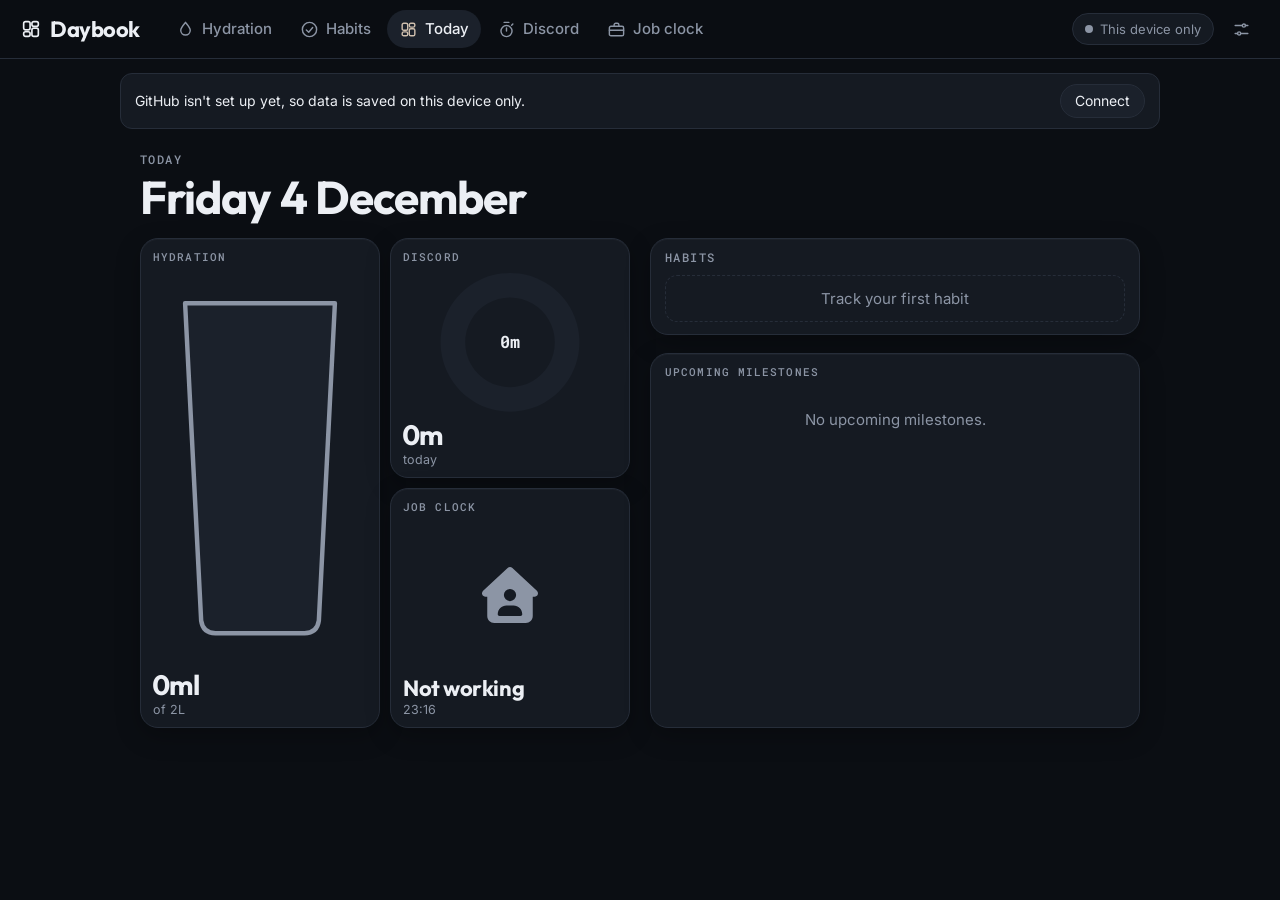
<file: index.html>
<!doctype html>
<html lang="en">
	<head>
		<meta charset="UTF-8" />
		<meta
			name="viewport"
			content="width=device-width, initial-scale=1, viewport-fit=cover"
		/>
		<title>Daybook</title>
		<meta name="apple-mobile-web-app-capable" content="yes" />
		<meta
			name="apple-mobile-web-app-status-bar-style"
			content="black-translucent"
		/>
		<meta name="apple-mobile-web-app-title" content="Daybook" />
		<meta name="theme-color" content="#0b0e13" />
		<link rel="manifest" href="manifest.json" />
		<link rel="apple-touch-icon" href="hub.png" />
		<link rel="icon" type="image/png" href="hub.png?v=39" />
		<link rel="preconnect" href="https://fonts.googleapis.com" />
		<link rel="preconnect" href="https://fonts.gstatic.com" crossorigin />
		<link
			href="https://fonts.googleapis.com/css2?family=Outfit:wght@500;700;800&family=Inter:wght@400;500;700&family=Roboto+Mono:wght@400;500&display=swap"
			rel="stylesheet"
		/>
		<script>
			// Apply the saved theme before first paint (dark unless changed in Settings).
			try {
				var t = localStorage.getItem('daybook-theme') || 'dark';
				if (t !== 'auto')
					document.documentElement.setAttribute('data-theme', t);
			} catch (e) {
				document.documentElement.setAttribute('data-theme', 'dark');
			}
		</script>
		<link rel="stylesheet" href="style.css?v=39" />
	</head>
	<body data-v="today">
		<header class="top">
			<button class="brand" data-v="today" type="button" aria-label="Daybook, go to Today"><svg viewBox="0 0 24 24" aria-hidden="true"><rect x="4" y="4" width="7" height="9" rx="2" /><rect x="13" y="4" width="7" height="5" rx="2" /><rect x="4" y="15" width="7" height="5" rx="2" /><rect x="13" y="11" width="7" height="9" rx="2" /></svg><span>Daybook</span></button>
			<nav id="nav" aria-label="Sections">
				<a href="#water" data-v="water" class="n-water"
					><svg viewBox="0 0 24 24">
						<path
							d="M12 3c3.5 4.2 6 7 6 10a6 6 0 0 1-12 0c0-3 2.5-5.8 6-10z"
						/></svg
					><span>Hydration</span></a
				>
				<a href="#habits" data-v="habits" class="n-habits"
					><svg viewBox="0 0 24 24">
						<circle cx="12" cy="12" r="9" />
						<path d="M8 12.5l3 3 5-6" /></svg
					><span>Habits</span></a
				>
				<a href="#today" data-v="today" class="n-today"
					><svg viewBox="0 0 24 24">
						<rect x="4" y="4" width="7" height="9" rx="2" />
						<rect x="13" y="4" width="7" height="5" rx="2" />
						<rect x="4" y="15" width="7" height="5" rx="2" />
						<rect x="13" y="11" width="7" height="9" rx="2" /></svg
					><span>Today</span></a
				>
				<a href="#discord" data-v="discord" class="n-discord"
					><svg viewBox="0 0 24 24">
						<circle cx="12" cy="14" r="7" />
						<path d="M12 14v-4M9 3h6M18.5 6.5L20 5" /></svg
					><span>Discord</span></a
				>
				<a href="#clock" data-v="clock" class="n-clock"
					><svg viewBox="0 0 24 24">
						<rect x="3" y="8" width="18" height="12" rx="2" />
						<path d="M9 8V6a2 2 0 0 1 2-2h2a2 2 0 0 1 2 2v2M3 13h18" /></svg
					><span>Job clock</span></a
				>
			</nav>
			<div class="status">
				<button id="sync" type="button" class="syncbtn">Loading…</button>
				<a
					class="gear"
					id="gear"
					href="#settings"
					data-v="settings"
					aria-label="Settings"
					><svg viewBox="0 0 24 24">
						<path d="M4 7h9M17 7h3M4 17h3M11 17h9" />
						<circle cx="15" cy="7" r="2" />
						<circle cx="9" cy="17" r="2" /></svg
				></a>
			</div>
		</header>

		<div id="banner" class="banner" hidden>
			<span class="msg" id="bannerMsg"></span>
			<button id="bannerBtn" type="button"></button>
		</div>

		<main>
			<!-- ===================== TODAY ===================== -->
			<section id="v-today" class="view">
				<div>
					<div class="eyebrow">Today</div>
					<h1 class="h-display" id="todayDate">&nbsp;</h1>
				</div>
				<div class="todaygrid">
					<div class="panels">
						<article class="panel water" id="hubWater"></article>
						<article class="panel discord" id="hubWork"></article>
						<article class="panel clock" id="hubClock"></article>
					</div>
					<div class="todaycol">
						<div id="habToday"></div>
						<div id="stfWrap">
							<div id="stfToday" class="reminders"></div>
						</div>
					</div>
				</div>
			</section>

			<!-- ===================== HABITS ===================== -->
			<section id="v-habits" class="view" hidden>
				<div>
					<div class="eyebrow">Habits</div>
					<h1 class="h-display">Habits</h1>
				</div>
				<div class="tabs dseg" id="habTabs" role="group" aria-label="Habits section">
					<button class="tab on" type="button" data-ht="today">Today</button>
					<button class="tab" type="button" data-ht="stats">Stats</button>
					<button class="tab" type="button" data-ht="manage">Manage</button>
				</div>

				<div id="habBody"></div>

				<div id="habManage" hidden>
					<div class="card">
						<div class="lab">Habit</div>
						<div class="form" style="margin-top: 10px">
							<div class="field" style="grid-column: 1 / -1">
								<label for="habName">Name</label>
								<input id="habName" type="text" placeholder="e.g. Brush teeth" autocomplete="off" />
							</div>
						</div>
						<div class="field" style="margin-top: 14px">
							<label>Colour</label>
							<div id="habColors" class="hswatches"></div>
						</div>
						<div class="field" style="margin-top: 14px">
							<label>How is it measured?</label>
							<div class="tabs sm" id="habType" role="group" aria-label="Type">
								<button class="tab" type="button" data-hty="done">Done / not done</button>
								<button class="tab" type="button" data-hty="count">Count</button>
								<button class="tab" type="button" data-hty="amount">Amount</button>
							</div>
						</div>
						<div class="form" style="margin-top: 14px">
							<div class="field" id="habTargetWrap">
								<label for="habTarget" id="habTargetLab">Daily target</label>
								<input id="habTarget" type="number" inputmode="decimal" step="any" min="0" />
							</div>
							<div class="field" id="habUnitWrap">
								<label for="habUnit">Unit</label>
								<input id="habUnit" type="text" list="habUnits" placeholder="ml, pages, min…" autocomplete="off" />
								<datalist id="habUnits"><option value="ml"></option><option value="min"></option><option value="pages"></option><option value="km"></option><option value="steps"></option></datalist>
							</div>
							<div class="field" id="habQuickWrap">
								<label for="habQuick">Quick-add buttons</label>
								<input id="habQuick" type="text" placeholder="250, 500" autocomplete="off" />
							</div>
						</div>
						<div class="field" style="margin-top: 14px">
							<label>Days</label>
							<div id="habDays" class="hdays"></div>
							<span class="muted small">Days you leave out don't break the streak.</span>
						</div>
						<div class="form" style="margin-top: 14px">
							<div class="field">
								<label for="habStart">Starts</label>
								<input id="habStart" type="date" />
							</div>
						</div>
						<div class="addrow">
							<button class="btn" id="habSave" type="button">Add habit</button>
							<button class="btn ghost" id="habCancel" type="button" hidden>Cancel</button>
						</div>
						<div class="note" id="habMsg"></div>
					</div>
					<div class="card">
						<div class="lab">Your habits</div>
						<div id="habList"></div>
					</div>
				</div>
			</section>

			<!-- ===================== HYDRATION ===================== -->
			<section id="v-water" class="view" hidden>
				<div>
					<div class="eyebrow">Today</div>
					<h1 class="h-display">Hydration</h1>
				</div>
				<div class="split">
					<div class="card glasscard">
						<svg
							id="glass"
							viewBox="0 0 120 200"
							role="img"
							aria-label="Glass showing today's intake against the goal"
						>
							<defs>
								<clipPath id="gclip">
									<path d="M18 8H102L93 186Q92 193 85 193H35Q28 193 27 186Z" />
								</clipPath>
							</defs>
							<g clip-path="url(#gclip)">
								<rect x="0" y="0" width="120" height="200" class="glassbg" />
								<g id="glassFill"></g>
							</g>
							<path
								class="glassline"
								d="M18 8H102L93 186Q92 193 85 193H35Q28 193 27 186Z"
							/>
						</svg>
						<div>
							<div class="big" id="gTotal">0ml</div>
							<div class="muted" id="gOf"></div>
						</div>
					</div>
					<div class="card">
						<div class="lab" id="hydMoreTitle">Log a drink</div>
						<div class="note" id="hydNote" role="status"></div>
						<div id="hydMore">
							<div class="form">
								<div class="field">
									<label for="mdDrink">Drink</label
									><select id="mdDrink"></select>
								</div>
								<div class="field">
									<label for="mdMl">Amount (ml)</label
									><input
										id="mdMl"
										type="number"
										inputmode="numeric"
										min="1"
										step="1"
										placeholder="e.g. 250"
									/>
								</div>
								<div class="field">
									<label for="mdDate">Date</label
									><input id="mdDate" type="date" />
								</div>
								<div class="field">
									<label for="mdTime">Time</label
									><input id="mdTime" type="time" />
								</div>
							</div>
							<div class="lab" style="margin: 14px 0 8px">Quick amounts</div>
							<div class="chips" id="mdPresets"></div>
							<div class="addrow">
								<button class="btn" id="mdAdd" type="button">Add entry</button>
								<button class="btn ghost" id="mdCancel" type="button" hidden>
									Cancel edit
								</button>
							</div>
						</div>
					</div>
				</div>
				<div class="card" id="chart-water"></div>
				<div class="card">
					<div class="chart-head">
						<div class="lab" style="margin: 0">History</div>
						<select
							id="hydMonth"
							class="monthsel"
							aria-label="Show entries from"
						></select>
					</div>
					<div id="hydList"></div>
					<button
						class="btn ghost sm morebtn"
						id="hydMoreBtn"
						type="button"
						hidden
					>
						Show more
					</button>
				</div>
			</section>

			<!-- ===================== DISCORD TIME ===================== -->
			<section id="v-discord" class="view" hidden>
				<div>
					<div class="eyebrow">Discord</div>
					<h1 class="h-display">Team manager</h1>
				</div>
				<div class="tabs dseg" role="group" aria-label="Discord section">
						<button class="tab on" type="button" data-v="discord">Time</button>
						<button class="tab" type="button" data-v="staff">Staff</button>
					</div>
				<div class="card timer">
					<div>
						<div class="lab">What are you working on?</div>
						<div class="chips" id="catChips"></div>
					</div>
					<div>
						<div class="big" id="timerDisp">00:00:00</div>
						<div class="muted" id="timerState">Ready</div>
					</div>
					<input
						id="timerNote"
						type="text"
						placeholder="Note (optional)"
						maxlength="140"
						aria-label="Note"
					/>
					<div class="trow">
						<button class="btn" id="tStart" type="button">Start</button>
						<button class="btn ghost" id="tPause" type="button" hidden>
							Pause
						</button>
						<button class="btn" id="tResume" type="button" hidden>
							Resume
						</button>
						<button class="btn" id="tStop" type="button" hidden>
							Stop &amp; save
						</button>
						<button class="btn ghost danger" id="tCancel" type="button" hidden>
							Discard
						</button>
					</div>
					<div class="note" id="timerMsg" role="status"></div>
					<details class="more" id="wrkMore" style="margin-top: 0">
						<summary id="wrkMoreTitle">
							Add a session you forgot to track
						</summary>
						<div class="form">
							<div class="field">
								<label for="mwCat">Category</label
								><select id="mwCat"></select>
							</div>
							<div class="field">
								<label for="mwDate">Date</label
								><input id="mwDate" type="date" />
							</div>
							<div class="field">
								<label for="mwStart">Start</label
								><input id="mwStart" type="time" />
							</div>
							<div class="field">
								<label for="mwEnd">End</label><input id="mwEnd" type="time" />
							</div>
						</div>
						<label class="check"
							><input id="mwNext" type="checkbox" /> End time is on the next
							day</label
						>
						<div class="field" style="margin-top: 12px">
							<label for="mwNote">Note</label
							><input id="mwNote" type="text" maxlength="140" />
						</div>
						<div class="addrow">
							<button class="btn" id="mwAdd" type="button">Add session</button>
							<button class="btn ghost" id="mwCancel" type="button" hidden>
								Cancel edit
							</button>
							<span class="muted" id="mwDur" style="align-self: center"></span>
						</div>
						<div class="note" id="mwMsg" role="status"></div>
					</details>
				</div>
				<div class="card" id="chart-work"></div>
				<div class="card">
					<div class="chart-head">
						<div class="lab" style="margin: 0">History</div>
						<select
							id="wrkMonth"
							class="monthsel"
							aria-label="Show sessions from"
						></select>
					</div>
					<div id="wrkList"></div>
					<button
						class="btn ghost sm morebtn"
						id="wrkMoreBtn"
						type="button"
						hidden
					>
						Show more
					</button>
				</div>
			</section>

			<!-- ===================== JOB CLOCK ===================== -->
			<section id="v-clock" class="view" hidden>
				<div>
					<div class="eyebrow" id="clkDate">Today</div>
					<h1 class="h-display">Job clock</h1>
				</div>
				<div class="card">
					<div class="stamps" id="stamps">
						<button class="stamp" id="st-s" data-stamp="s" type="button">
							<svg class="sico" data-ico="work" aria-hidden="true"></svg
							><span class="sl">Start</span><span class="sv">--:--</span
							><span class="sh"></span>
						</button>
						<button class="stamp" id="st-ls" data-stamp="ls" type="button">
							<svg class="sico" data-ico="lunch" aria-hidden="true"></svg
							><span class="sl">Lunch start</span><span class="sv">--:--</span
							><span class="sh"></span>
						</button>
						<button class="stamp" id="st-le" data-stamp="le" type="button">
							<svg class="sico" data-ico="work" aria-hidden="true"></svg
							><span class="sl">Lunch end</span><span class="sv">--:--</span
							><span class="sh"></span>
						</button>
						<button class="stamp" id="st-e" data-stamp="e" type="button">
							<svg class="sico" data-ico="done" aria-hidden="true"></svg
							><span class="sl">End</span><span class="sv">--:--</span
							><span class="sh"></span>
						</button>
					</div>
					<div class="sum">
						<div class="txt" id="clkSum"></div>
						<button class="btn ghost sm" id="clkUndo" type="button">
							Undo last
						</button>
					</div>
				</div>
				<div class="card" id="chart-clock"></div>
				<div class="card" id="offCard">
					<div class="lab">Time off · vacation, doctor and sick days</div>
					<div class="form">
						<div class="field" style="grid-column: 1 / -1">
							<label id="offTypeL">Type</label>
							<input id="offType" type="hidden" value="vacation" />
							<div
								class="offtiles"
								id="offTiles"
								role="radiogroup"
								aria-labelledby="offTypeL"
							>
								<button
									class="otile on"
									type="button"
									role="radio"
									aria-checked="true"
									data-off="vacation"
									style="--oc: var(--vacation)"
								>
									<svg data-ico="vacation" aria-hidden="true"></svg
									><span>Vacation</span>
								</button>
								<button
									class="otile"
									type="button"
									role="radio"
									aria-checked="false"
									data-off="doctor"
									style="--oc: var(--doctor)"
								>
									<svg data-ico="doctor" aria-hidden="true"></svg
									><span>Doctor</span>
								</button>
								<button
									class="otile"
									type="button"
									role="radio"
									aria-checked="false"
									data-off="sick"
									style="--oc: var(--sick)"
								>
									<svg data-ico="sick" aria-hidden="true"></svg
									><span>Sick day</span>
								</button>
							</div>
						</div>
						<div class="field">
							<label for="offFrom">Date</label
							><input id="offFrom" type="date" />
						</div>
						<div class="field" id="offToF">
							<label for="offTo">Until (optional)</label
							><input id="offTo" type="date" />
						</div>
						<div class="field" id="offDurF">
							<label for="offDur">Hours off (empty = whole day)</label
							><input
								id="offDur"
								type="number"
								inputmode="decimal"
								step="0.25"
								min="0.25"
								placeholder="whole day"
							/>
						</div>
					</div>
					<label class="check" id="offWkF"
						><input id="offWk" type="checkbox" checked /> Skip Saturdays and
						Sundays</label
					>
					<div class="addrow">
						<button class="btn" id="offAdd" type="button">Add</button>
					</div>
					<div class="note" id="offMsg" role="status"></div>
					<p class="muted small" style="margin: 12px 0 0">
						Vacation, doctor and sick days all work the same way. Leave "hours
						off" empty for a whole day (no hours expected), or enter the hours
						you're away: that day's target is lowered by that much. Days with no
						data at all (weekends, public holidays, gaps) are ignored and never
						count as missing hours.
					</p>
					<div class="lab" style="margin: 18px 0 8px">Upcoming and recent</div>
					<div id="offList"></div>
				</div>

				<div class="card">
					<div class="chart-head">
						<div class="lab" style="margin: 0">
							Week log · times are editable
						</div>
						<div class="cnav">
							<button
								class="icon"
								data-tw="-1"
								type="button"
								aria-label="Previous week"
							>
								‹
							</button>
							<span class="ctitle" id="twTitle"></span>
							<button
								class="icon"
								data-tw="1"
								type="button"
								aria-label="Next week"
							>
								›
							</button>
						</div>
					</div>
					<div class="tablewrap" style="margin-top: 10px">
						<table id="clkTable"></table>
					</div>
				</div>
			</section>

			<!-- ===================== STAFF ===================== -->
			<section id="v-staff" class="view" hidden>
				<div>
					<div class="eyebrow">Discord</div>
					<h1 class="h-display">Team manager</h1>
				</div>
				<div class="tabs dseg" role="group" aria-label="Discord section">
						<button class="tab" type="button" data-v="discord">Time</button>
						<button class="tab on" type="button" data-v="staff">Staff</button>
					</div>

				<div class="card">
					<div class="chart-head">
						<div class="lab" style="margin: 0">Upcoming milestones</div>
						<select
							id="stfShareMonth"
							class="monthsel"
							aria-label="Month"
						></select>
					</div>
					<div id="stfShareBox" class="sharebox"></div>
					<div class="addrow">
						<button class="btn" id="stfShareDl" type="button">
							Download image
						</button>
					</div>
					<p class="muted small" style="margin: 12px 0 0">
						Milestones are at 6 months, then every year on the join date. They
						stop when someone leaves. Reminders show on the Today page 7 days
						before, 2 days before and on the day. Download the image to send it
						to team leads.
					</p>
				</div>

				<div class="card">
					<div class="lab" id="stfFormTitle">Add a staff member</div>
					<div class="form">
						<div class="field">
							<label for="stfName">Name</label
							><input
								id="stfName"
								type="text"
								maxlength="60"
								autocomplete="off"
							/>
						</div>
						<div class="field">
							<label for="stfJoined">Joined</label
							><input id="stfJoined" type="date" />
						</div>
						<div class="field">
							<label for="stfLeft">Left (optional)</label
							><input id="stfLeft" type="date" />
						</div>
						<div class="field">
							<label for="stfDiscord">Discord username (optional)</label
							><input
								id="stfDiscord"
								type="text"
								maxlength="40"
								autocapitalize="off"
								autocomplete="off"
								spellcheck="false"
								placeholder="e.g. satisfy.ai"
							/>
						</div>
						<div class="field">
							<label for="stfReddit">Reddit username (optional)</label
							><input
								id="stfReddit"
								type="text"
								maxlength="40"
								autocapitalize="off"
								autocomplete="off"
								spellcheck="false"
								placeholder="e.g. u/SatisfyAi"
							/>
						</div>
						<div class="field">
							<label for="stfDiscordId">Discord ID (optional)</label
							><input
								id="stfDiscordId"
								type="text"
								inputmode="numeric"
								maxlength="20"
								autocomplete="off"
								spellcheck="false"
								placeholder="used for @mentions in reports"
							/>
						</div>
					</div>
					<div class="addrow">
						<button class="btn" id="stfAdd" type="button">Add</button>
						<button class="btn ghost" id="stfCancel" type="button" hidden>
							Cancel edit
						</button>
					</div>
					<div class="note" id="stfMsg" role="status"></div>
					<details class="more" id="stfImport">
						<summary>Import a list</summary>
						<p class="muted small" style="margin: 0 0 10px">
							One person per line:
							<code>name, joined, left, discord, reddit, discord id</code>
							(everything after joined is optional, leave a column empty to skip
							it). Dates like <code>2025-03-14</code> or
							<code>14.03.2025</code>.
						</p>
						<textarea
							id="stfBulk"
							rows="7"
							spellcheck="false"
							placeholder="Alex, 14.03.2025&#10;Sam, 2024-09-01, 2025-12-31, sam.d, u/SamR"
						></textarea>
						<div class="addrow">
							<button class="btn sm" id="stfBulkAdd" type="button">
								Import
							</button>
						</div>
						<div class="note" id="stfBulkMsg" role="status"></div>
					</details>
				</div>

				<div class="card">
					<div class="chart-head">
						<div class="tabs" id="stfTabs" role="group" aria-label="Show">
							<button class="tab" type="button" data-f="current">
								Current
							</button>
							<button class="tab" type="button" data-f="former">Former</button>
							<button class="tab" type="button" data-f="all">All</button>
						</div>
						<input
							id="stfSearch"
							type="search"
							placeholder="Search name or username"
							aria-label="Search name or username"
							style="max-width: 220px"
						/>
					</div>
					<div id="stfList" style="margin-top: 6px"></div>
				</div>
			</section>

			<!-- ===================== SETTINGS ===================== -->
			<section id="v-settings" class="view" hidden>
				<div>
					<div class="eyebrow">Daybook</div>
					<h1 class="h-display">Settings</h1>
				</div>

				<div class="card">
					<h2 class="h2">GitHub sync</h2>
					<p class="muted small" id="ghIntro"></p>
					<div class="field" style="margin-top: 12px">
						<label for="ghToken">Personal access token</label>
						<input
							id="ghToken"
							type="password"
							autocomplete="off"
							autocapitalize="off"
							spellcheck="false"
							placeholder="github_pat_..."
						/>
					</div>
					<label class="check" id="ghMigrateRow" hidden
						><input id="ghMigrate" type="checkbox" checked /> Copy the data
						saved on this device into the repo</label
					>
					<div class="addrow">
						<button class="btn sm" id="ghSave" type="button">
							Save &amp; connect
						</button>
						<button class="btn ghost sm" id="ghReload" type="button">
							Reload from GitHub
						</button>
						<button
							class="btn ghost sm danger"
							id="ghDisconnect"
							type="button"
							hidden
						>
							Disconnect
						</button>
					</div>
					<div class="note" id="ghMsg" role="status"></div>
					<p class="muted small">
						The token is stored only in this browser. It is sent to nobody
						except
						<code>api.github.com</code>. On another device you enter it once
						there. The repository, branch and file names are set in
						<code>js/github.js</code> (<code>REPO_CONFIG</code> at the top).
					</p>
				</div>

				<div class="card">
					<h2 class="h2">Appearance</h2>
					<div
						class="tabs"
						id="themeSeg"
						role="group"
						aria-label="Theme"
						style="margin-top: 12px; width: fit-content"
					>
						<button class="tab" type="button" data-theme="dark">Dark</button>
						<button class="tab" type="button" data-theme="light">Light</button>
						<button class="tab" type="button" data-theme="auto">
							Match device
						</button>
					</div>
				</div>

				<div class="card">
					<h2 class="h2">Hydration</h2>
					<div class="sgrid" style="margin-top: 12px">
						<div class="field">
							<label for="setGoal">Daily goal (ml)</label
							><input id="setGoal" type="number" step="50" min="100" />
						</div>
					</div>
					<div class="lab" style="margin: 18px 0 8px">
						Drinks · colour, name and one-tap amount
					</div>
					<div id="setDrinks"></div>
					<div class="catrow add">
						<input
							type="color"
							id="newDrinkColor"
							value="#3b82f6"
							aria-label="Colour"
						/>
						<input
							type="text"
							id="newDrinkLabel"
							placeholder="New drink"
							maxlength="30"
							aria-label="New drink name"
						/>
						<button class="btn sm" id="addDrink" type="button">Add</button>
					</div>
					<p class="muted small">
						A drink that already has entries can't be deleted, but you can
						rename or recolour it at any time - changes apply to past entries
						too.
					</p>
				</div>

				<div class="card">
					<h2 class="h2">Discord categories</h2>
					<div style="margin-top: 12px" id="setCats"></div>
					<div class="catrow add">
						<input
							type="color"
							id="newCatColor"
							value="#3b82f6"
							aria-label="Colour"
						/>
						<input
							type="text"
							id="newCatLabel"
							placeholder="New category name"
							maxlength="40"
							aria-label="New category name"
						/>
						<button class="btn sm" id="addCat" type="button">Add</button>
					</div>
					<p class="muted small">
						Categories with logged time can't be deleted, but you can rename or
						recolour them at any time.
					</p>
				</div>

				<div class="card">
					<h2 class="h2">Job clock</h2>
					<div class="sgrid" style="margin-top: 12px">
						<div class="field">
							<label for="setStart">Start shift (min)</label
							><input id="setStart" type="number" step="1" />
						</div>
						<div class="field">
							<label for="setEnd">End shift (min)</label
							><input id="setEnd" type="number" step="1" />
						</div>
						<div class="field">
							<label for="setTarget">Daily target (hours)</label
							><input id="setTarget" type="number" step="0.25" min="0" />
						</div>
					</div>
					<p class="muted small">
						Start is recorded as now plus the start shift, End as now plus the
						end shift (a negative number goes back in time).
					</p>
				</div>
			</section>
		</main>

		<script src="js/util.js?v=39"></script>
		<script src="js/data.js?v=39"></script>
		<script src="js/github.js?v=39"></script>
		<script src="js/timer.js?v=39"></script>
		<script src="js/chart.js?v=39"></script>
		<script src="js/hydration.js?v=39"></script>
		<script src="js/work.js?v=39"></script>
		<script src="js/clock.js?v=39"></script>
		<script src="js/staff.js?v=39"></script>
		<script src="js/habits.js?v=39"></script>
		<script src="js/settings.js?v=39"></script>
		<script src="js/app.js?v=39"></script>
	</body>
</html>
</file>
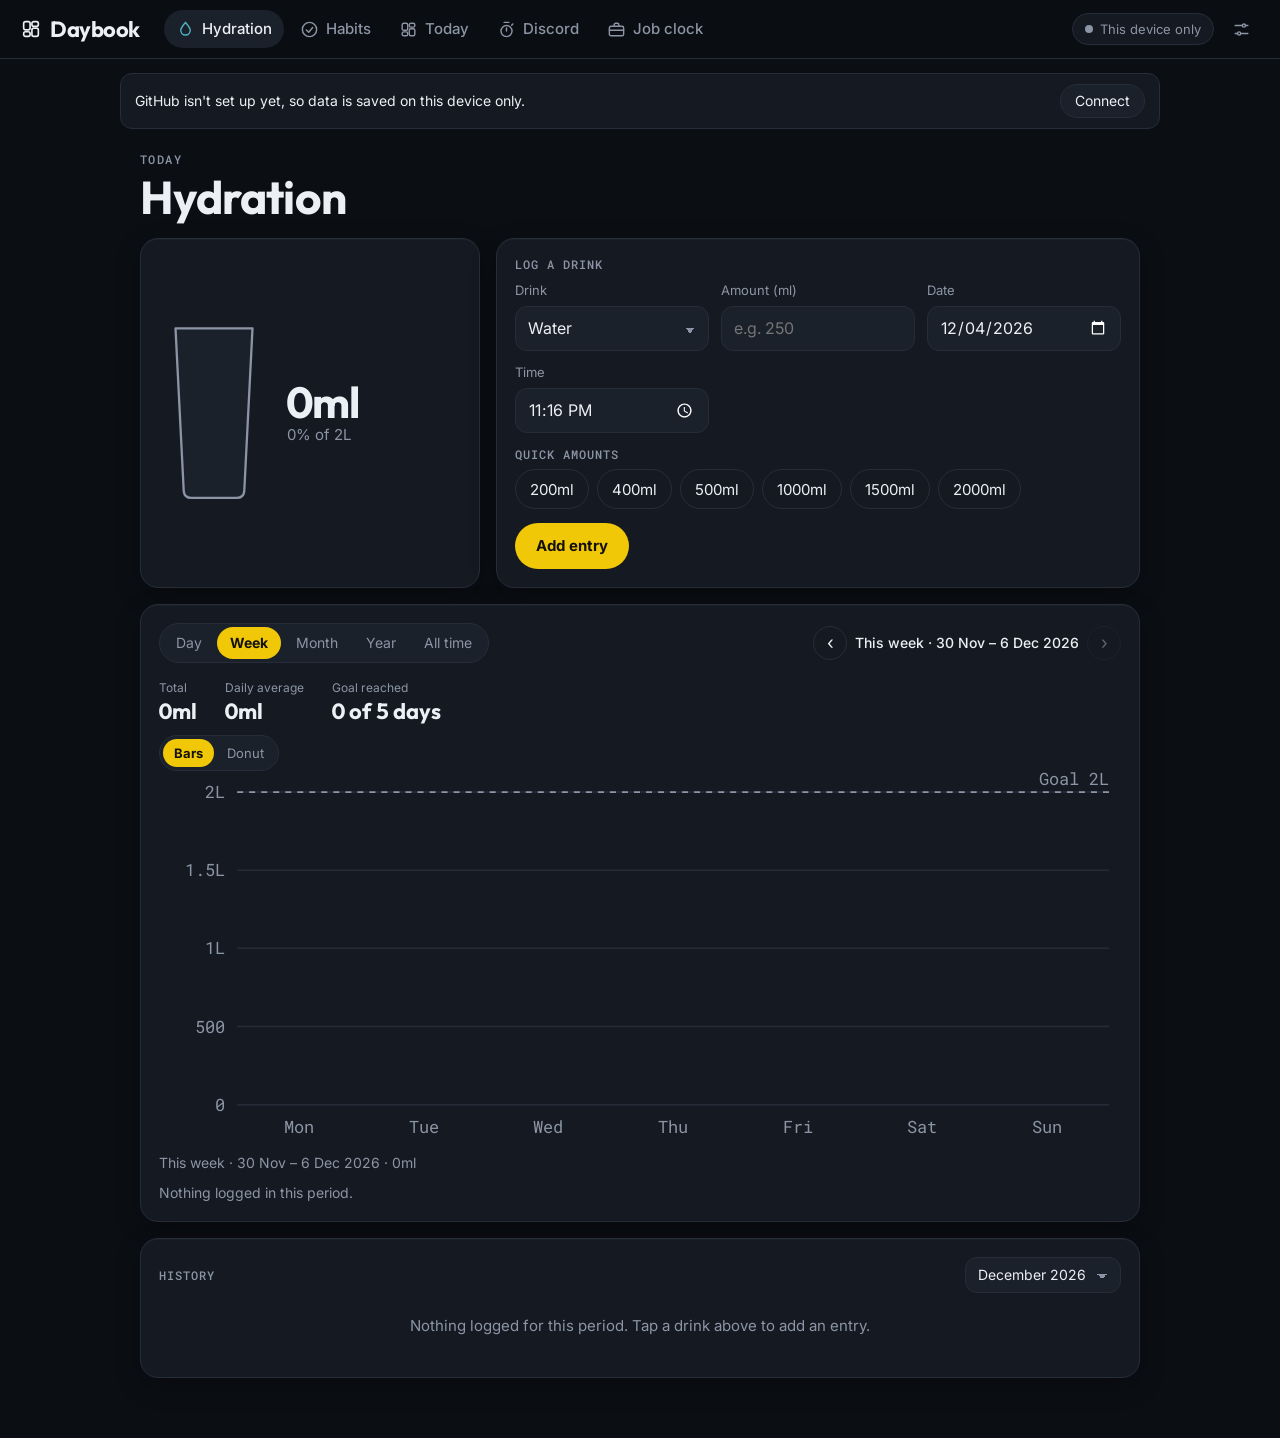
<file: hydration-tracker.html>
<!doctype html>
<html lang="en">
	<head>
		<meta charset="UTF-8" />
		<meta http-equiv="refresh" content="0; url=index.html#water" />
		<title>Daybook</title>
		<script>
			location.replace('index.html#water');
		</script>
	</head>
	<body>
		<a href="index.html#water">Open Daybook</a>
	</body>
</html>
</file>
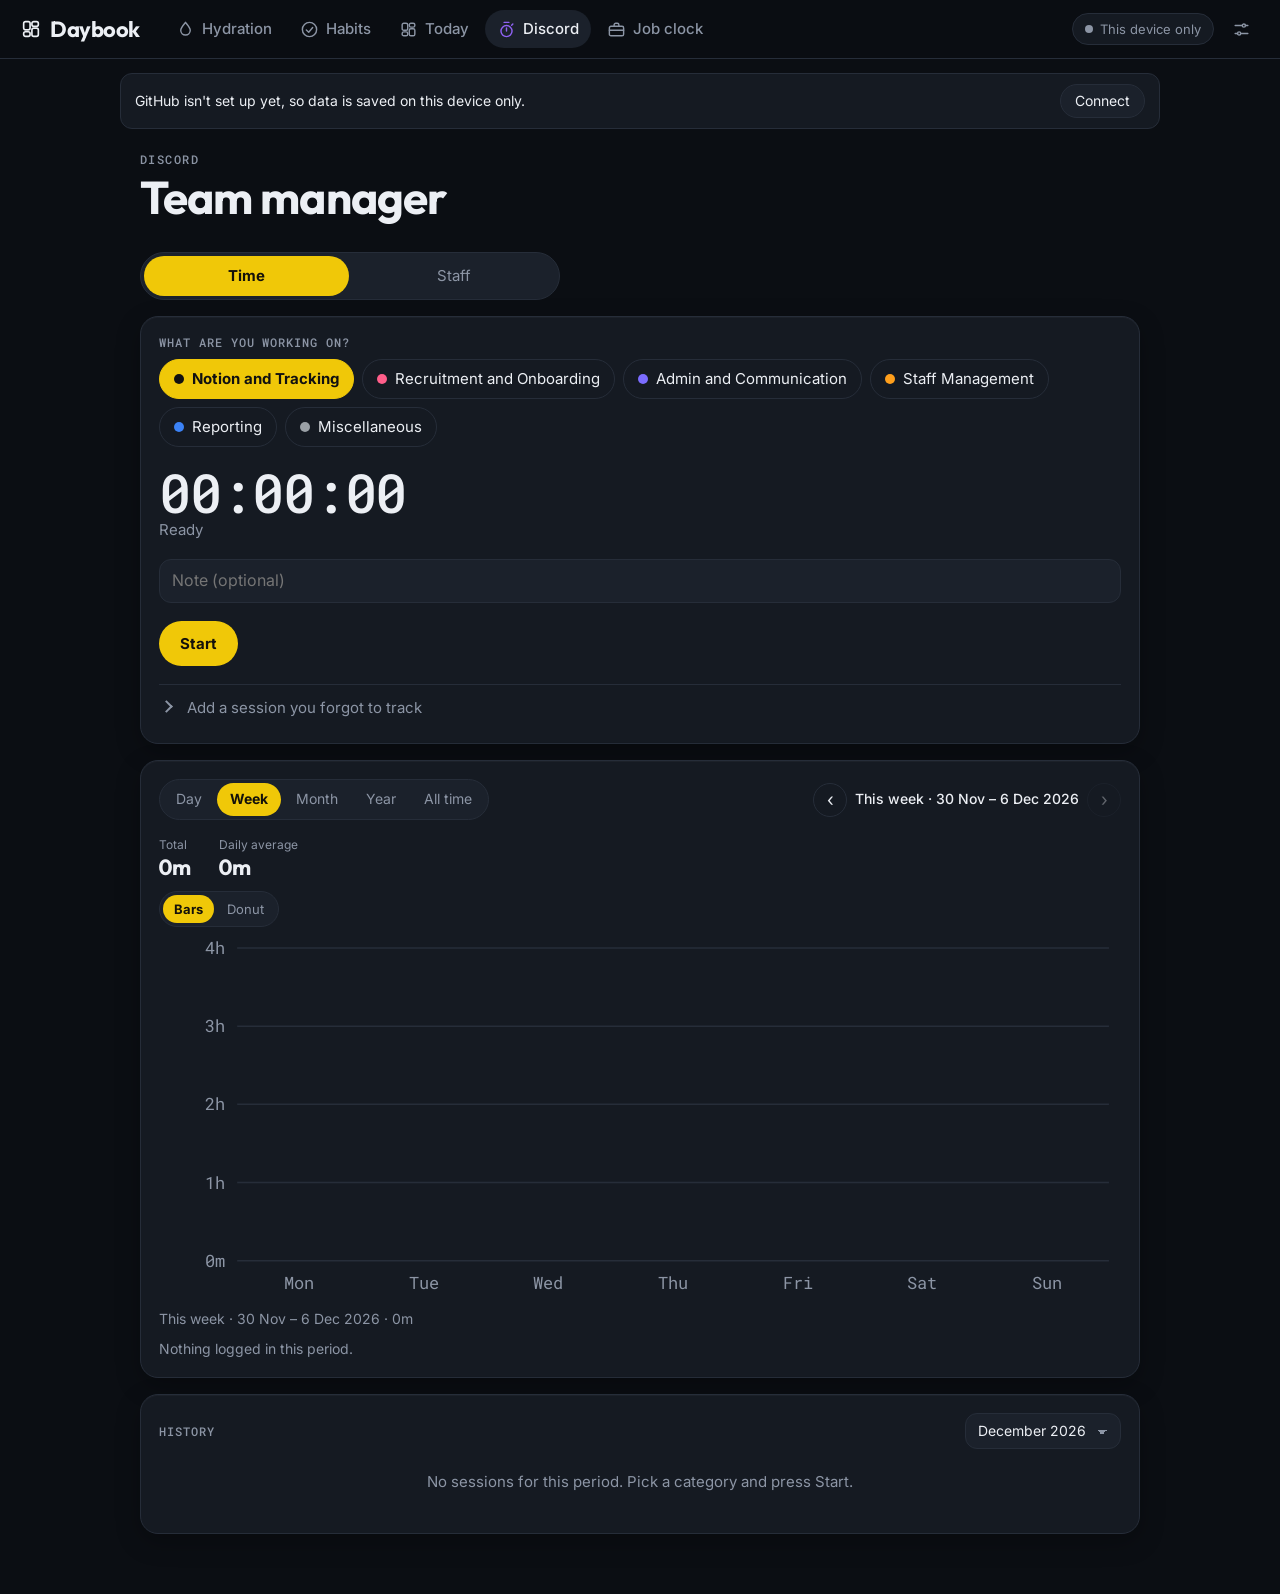
<file: time-tracker.html>
<!doctype html>
<html lang="en">
	<head>
		<meta charset="UTF-8" />
		<meta http-equiv="refresh" content="0; url=index.html#discord" />
		<title>Daybook</title>
		<script>
			location.replace('index.html#discord');
		</script>
	</head>
	<body>
		<a href="index.html#discord">Open Daybook</a>
	</body>
</html>
</file>
<file: style.css>
/* Daybook - one stylesheet for every section.
   Dark is the default; [data-theme="light"] or "Match device" switch it. */

:root {
	--bg: #0b0e13;
	--bg2: #11151c;
	--card: #151a22;
	--card2: #1b212b;
	--line: #262d39;
	--text: #eceff4;
	--muted: #8c95a5;
	--accent: #f0c808;
	--on: #14110a;
	--water: #4fb0c3;
	--discord: #8f62f3;
	--clock: #ea8732;
	--staff: #e6544c;
	--today: #cebead;
	--habit: #5ccf8a;
	--hours: #8b94a5;
	--doctor: #4fc3f7;
	--vacation: #8b7dff;
	--sick: #ff9f1c;
	--work: #ea8732;
	--lunch: #ec6aa8;
	--idle: #8c95a5;
	--done: #6fd08c;
	--pos: #6fd08c;
	--neg: #ff7a7a;
	--danger: #ff6b6b;
	--grid: #262d39;
	--shadow:
		0 1px 0 rgba(255, 255, 255, 0.03) inset, 0 8px 24px rgba(0, 0, 0, 0.25);
	--r: 18px;
	color-scheme: dark;
}
:root[data-theme='light'] {
	--bg: #f4f1ea;
	--bg2: #ebe7de;
	--card: #ffffff;
	--card2: #f6f3ec;
	--line: #e0dbcf;
	--text: #1b1d22;
	--muted: #6b7280;
	--accent: #1b1d22;
	--on: #ffffff;
	--water: #4fb0c3;
	--discord: #8f62f3;
	--clock: #ea8732;
	--staff: #e6544c;
	--today: #cebead;
	--habit: #5ccf8a;
	--hours: #9aa1ad;
	--doctor: #0288d1;
	--vacation: #5b4de0;
	--sick: #c2610c;
	--work: #d9731a;
	--lunch: #d63f8c;
	--idle: #6b7280;
	--done: #1f8f4a;
	--pos: #1f8f4a;
	--neg: #d23a3a;
	--danger: #d23a3a;
	--grid: #e6e1d6;
	--shadow: 0 1px 2px rgba(30, 25, 10, 0.06), 0 8px 24px rgba(30, 25, 10, 0.05);
	color-scheme: light;
}
@media (prefers-color-scheme: light) {
	:root:not([data-theme]) {
		--bg: #f4f1ea;
		--bg2: #ebe7de;
		--card: #ffffff;
		--card2: #f6f3ec;
		--line: #e0dbcf;
		--text: #1b1d22;
		--muted: #6b7280;
		--accent: #1b1d22;
		--on: #ffffff;
		--water: #4fb0c3;
		--discord: #8f62f3;
		--clock: #ea8732;
		--staff: #e6544c;
		--today: #cebead;
		--hours: #9aa1ad;
		--doctor: #0288d1;
		--vacation: #5b4de0;
		--sick: #c2610c;
		--work: #d9731a;
		--lunch: #d63f8c;
		--idle: #6b7280;
		--done: #1f8f4a;
		--pos: #1f8f4a;
		--neg: #d23a3a;
		--danger: #d23a3a;
		--grid: #e6e1d6;
		--shadow:
			0 1px 2px rgba(30, 25, 10, 0.06), 0 8px 24px rgba(30, 25, 10, 0.05);
		color-scheme: light;
	}
}

* {
	box-sizing: border-box;
}
[hidden] {
	display: none !important;
}
html {
	-webkit-text-size-adjust: 100%;
}
body {
	margin: 0;
	background: var(--bg);
	color: var(--text);
	font:
		400 15px/1.45 'Inter',
		system-ui,
		-apple-system,
		'Segoe UI',
		sans-serif;
	min-height: 100vh;
	padding-left: env(safe-area-inset-left);
	padding-right: env(safe-area-inset-right);
}
button,
input,
select {
	font: inherit;
	color: inherit;
}
button {
	cursor: pointer;
	-webkit-tap-highlight-color: transparent;
}
code {
	font-family: 'Roboto Mono', ui-monospace, Menlo, Consolas, monospace;
	font-size: 0.9em;
	background: var(--card2);
	padding: 1px 5px;
	border-radius: 5px;
}
:focus-visible {
	outline: 2px solid var(--accent);
	outline-offset: 2px;
}
:root[data-theme='dark'] :focus-visible {
	outline-color: #fff;
}

/* ---------- header ---------- */
.top {
	position: sticky;
	top: 0;
	z-index: 20;
	display: flex;
	align-items: center;
	gap: 18px;
	padding: calc(10px + env(safe-area-inset-top)) 20px 10px;
	background: color-mix(in srgb, var(--bg) 88%, transparent);
	-webkit-backdrop-filter: blur(14px);
	backdrop-filter: blur(14px);
	border-bottom: 1px solid var(--line);
}
.brand {
	background: none;
	border: 0;
	padding: 0;
	font:
		700 22px/1 'Outfit',
		'Inter',
		sans-serif;
	letter-spacing: -0.02em;
	color: var(--text);
}
#nav {
	display: flex;
	gap: 4px;
	margin-left: 6px;
}
#nav a {
	display: flex;
	align-items: center;
	gap: 7px;
	padding: 8px 12px;
	border-radius: 999px;
	color: var(--muted);
	text-decoration: none;
	font-weight: 500;
}
#nav a svg,
.gear svg {
	width: 19px;
	height: 19px;
	fill: none;
	stroke: currentColor;
	stroke-width: 1.8;
	stroke-linecap: round;
	stroke-linejoin: round;
	flex: none;
}
#nav a:hover {
	color: var(--text);
}
#nav a.on {
	background: var(--card2);
	color: var(--text);
}
.n-water.on svg {
	color: var(--water);
}
.n-discord.on svg {
	color: var(--discord);
}
.n-clock.on svg {
	color: var(--clock);
}
.n-staff.on svg {
	color: var(--staff);
}
.n-today.on svg {
	color: var(--today);
}
.n-habits.on svg {
	color: var(--habit);
}
.status {
	margin-left: auto;
	display: flex;
	align-items: center;
	gap: 8px;
}
.syncbtn {
	border: 1px solid var(--line);
	background: var(--card);
	border-radius: 999px;
	padding: 6px 12px;
	font-size: 13px;
	color: var(--muted);
	display: inline-flex;
	align-items: center;
	gap: 7px;
	white-space: nowrap;
}
.syncbtn::before {
	content: '';
	width: 8px;
	height: 8px;
	border-radius: 50%;
	background: var(--muted);
}
.syncbtn.ok::before {
	background: var(--pos);
}
.syncbtn.bad {
	color: var(--neg);
	border-color: var(--neg);
}
.syncbtn.bad::before {
	background: var(--neg);
}
.gear {
	display: grid;
	place-items: center;
	width: 38px;
	height: 38px;
	border-radius: 50%;
	color: var(--muted);
}
.gear:hover,
.gear.on {
	color: var(--text);
	background: var(--card2);
}

/* ---------- banner ---------- */
.banner {
	display: flex;
	align-items: center;
	gap: 12px;
	margin: 14px auto 0;
	max-width: 1040px;
	width: calc(100% - 40px);
	padding: 10px 14px;
	border: 1px solid var(--line);
	border-radius: 12px;
	background: var(--card);
	font-size: 14px;
}
.banner.err {
	border-color: var(--neg);
}
.banner .msg {
	flex: 1;
}
.banner button {
	border: 1px solid var(--line);
	background: var(--card2);
	border-radius: 999px;
	padding: 6px 14px;
	white-space: nowrap;
}

/* ---------- layout ---------- */
main {
	max-width: 1040px;
	margin: 0 auto;
	padding: 24px 20px calc(60px + env(safe-area-inset-bottom));
}
.view {
	display: grid;
	gap: 16px;
}
.eyebrow {
	font:
		500 12px/1 'Roboto Mono',
		ui-monospace,
		monospace;
	text-transform: uppercase;
	letter-spacing: 0.12em;
	color: var(--muted);
	margin-bottom: 8px;
}
.h-display {
	margin: 0;
	font:
		700 clamp(30px, 6vw, 46px) / 1.05 'Outfit',
		'Inter',
		sans-serif;
	letter-spacing: -0.02em;
}
.h2 {
	margin: 0;
	font:
		700 20px/1.2 'Outfit',
		'Inter',
		sans-serif;
}
.muted {
	color: var(--muted);
}
.small {
	font-size: 13px;
}
.card,
.panel {
	background: var(--card);
	border: 1px solid var(--line);
	border-radius: var(--r);
	padding: 18px;
	box-shadow: var(--shadow);
	min-width: 0;
}
.split {
	display: grid;
	grid-template-columns: minmax(0, 340px) minmax(0, 1fr);
	gap: 16px;
}
.lab {
	font:
		500 12px/1.2 'Roboto Mono',
		ui-monospace,
		monospace;
	text-transform: uppercase;
	letter-spacing: 0.08em;
	color: var(--muted);
	margin-bottom: 10px;
}
.big {
	font:
		700 clamp(34px, 7vw, 54px) / 1 'Outfit',
		'Inter',
		sans-serif;
	letter-spacing: -0.02em;
	font-variant-numeric: tabular-nums;
}

/* ---------- Today panels ---------- */
.panels {
	display: grid;
	grid-template-columns: repeat(3, minmax(0, 1fr));
	gap: 16px;
}
.panel {
	display: flex;
	flex-direction: column;
	gap: 12px;
	border-top: 3px solid var(--pc, var(--line));
}
.panel.water {
	--pc: var(--water);
}
.panel.discord {
	--pc: var(--discord);
}
.panel.clock {
	--pc: var(--clock);
}
.p-head {
	display: flex;
	justify-content: space-between;
	align-items: center;
}
.p-title {
	font:
		500 12px/1 'Roboto Mono',
		ui-monospace,
		monospace;
	text-transform: uppercase;
	letter-spacing: 0.1em;
	color: var(--muted);
}
.link {
	background: none;
	border: 0;
	padding: 0;
	color: var(--muted);
	text-decoration: underline;
	text-underline-offset: 3px;
	font-size: 13px;
}
.p-big {
	font:
		700 34px/1.05 'Outfit',
		'Inter',
		sans-serif;
	letter-spacing: -0.02em;
	font-variant-numeric: tabular-nums;
}
.p-big small {
	font:
		400 14px 'Inter',
		sans-serif;
	color: var(--muted);
	letter-spacing: 0;
}
.panel .btn {
	margin-top: auto;
	align-self: flex-start;
}
.seg {
	display: flex;
	height: 10px;
	border-radius: 99px;
	background: var(--card2);
	overflow: hidden;
}
.seg span {
	height: 100%;
}
.dots {
	display: flex;
	gap: 8px;
}
.dot {
	width: 14px;
	height: 14px;
	border-radius: 50%;
	border: 2px solid var(--line);
}
.dot.on {
	background: var(--clock);
	border-color: var(--clock);
}

/* ---------- buttons, inputs ---------- */
.btn {
	border: 1px solid transparent;
	background: var(--accent);
	color: var(--on);
	font-weight: 700;
	border-radius: 999px;
	padding: 11px 20px;
	min-height: 44px;
}
.btn.sm {
	padding: 7px 14px;
	min-height: 36px;
	font-size: 14px;
}
.btn.ghost {
	background: transparent;
	color: var(--text);
	border-color: var(--line);
	font-weight: 500;
}
.btn.danger {
	color: var(--danger);
	border-color: var(--danger);
}
.btn.danger.arm,
.x.del.arm {
	background: var(--danger);
	color: #fff;
	border-color: var(--danger);
}
.btn:disabled {
	opacity: 0.45;
	cursor: not-allowed;
}
.btn:not(:disabled):active {
	transform: scale(0.97);
}
.icon {
	width: 34px;
	height: 34px;
	border-radius: 50%;
	border: 1px solid var(--line);
	background: transparent;
	font-size: 18px;
	line-height: 1;
	display: grid;
	place-items: center;
}
.icon:disabled {
	opacity: 0.35;
	cursor: not-allowed;
}
input[type='text'],
input[type='number'],
input[type='password'],
input[type='search'],
textarea,
input[type='date'],
input[type='time'],
select {
	width: 100%;
	min-height: 44px;
	padding: 9px 12px;
	font-size: 16px; /* stops iOS zooming in */
	background: var(--card2);
	border: 1px solid var(--line);
	border-radius: 12px;
	color: var(--text);
	-webkit-appearance: none;
	appearance: none;
}
select {
	background-image:
		linear-gradient(45deg, transparent 50%, var(--muted) 50%),
		linear-gradient(135deg, var(--muted) 50%, transparent 50%);
	background-position:
		calc(100% - 18px) 55%,
		calc(100% - 13px) 55%;
	background-size: 5px 5px;
	background-repeat: no-repeat;
	padding-right: 34px;
}
input[type='date'],
input[type='time'] {
	min-width: 0;
}
input[type='checkbox'] {
	width: 18px;
	height: 18px;
	accent-color: var(--accent);
}
.field {
	display: grid;
	gap: 6px;
	min-width: 0;
}
.field label {
	font-size: 13px;
	color: var(--muted);
}
.form,
.sgrid {
	display: grid;
	grid-template-columns: repeat(auto-fit, minmax(150px, 1fr));
	gap: 12px;
}
.check {
	display: flex;
	align-items: center;
	gap: 8px;
	margin-top: 12px;
	font-size: 14px;
}
.addrow {
	display: flex;
	flex-wrap: wrap;
	gap: 10px;
	margin-top: 14px;
}
.note {
	margin-top: 10px;
	font-size: 13px;
	color: var(--muted);
	min-height: 0;
}
.note:empty {
	display: none;
}
.note.error {
	color: var(--neg);
}
.monthsel {
	width: auto;
	min-height: 36px;
	padding-top: 5px;
	padding-bottom: 5px;
	font-size: 14px;
}

/* chips / tabs */
.chips,
.drinks {
	display: flex;
	flex-wrap: wrap;
	gap: 8px;
}
.chip {
	display: inline-flex;
	align-items: center;
	gap: 8px;
	border: 1px solid var(--line);
	background: transparent;
	border-radius: 999px;
	padding: 8px 14px;
	min-height: 40px;
}
.chip .dotc {
	width: 10px;
	height: 10px;
}
.chip.on {
	background: var(--cc, var(--accent));
	color: var(--onc, var(--on));
	border-color: var(--cc, var(--accent));
	font-weight: 700;
}
.chip:disabled {
	opacity: 0.5;
}
.drinks {
	display: grid;
	grid-template-columns: repeat(auto-fill, minmax(112px, 1fr));
}
.drink {
	display: flex;
	flex-direction: column;
	gap: 4px;
	text-align: left;
	background: var(--card2);
	border: 1px solid var(--line);
	border-radius: 14px;
	padding: 12px;
	min-height: 64px;
}
.drink b {
	display: flex;
	align-items: center;
	gap: 8px;
	font-weight: 700;
}
.drink i,
.dotc,
.lg i {
	display: inline-block;
	width: 10px;
	height: 10px;
	border-radius: 50%;
	flex: none;
}
.drink small {
	color: var(--muted);
	font-family: 'Roboto Mono', ui-monospace, monospace;
}
.drink:active {
	transform: scale(0.97);
}
.tabs {
	display: inline-flex;
	background: var(--card2);
	border: 1px solid var(--line);
	border-radius: 999px;
	padding: 3px;
	gap: 2px;
}
.tab {
	border: 0;
	background: transparent;
	color: var(--muted);
	border-radius: 999px;
	padding: 6px 13px;
	font-size: 14px;
	min-height: 32px;
}
.tab.on {
	background: var(--accent);
	color: var(--on);
	font-weight: 700;
}
.tabs.sm .tab {
	padding: 4px 11px;
	font-size: 13px;
	min-height: 28px;
}

/* details */
.more {
	margin-top: 16px;
	border-top: 1px solid var(--line);
	padding-top: 12px;
}
.more summary {
	cursor: pointer;
	color: var(--muted);
	list-style: none;
	min-height: 28px;
}
.more summary::-webkit-details-marker {
	display: none;
}
.more summary::before {
	content: '';
	display: inline-block;
	width: 7px;
	height: 7px;
	margin: 0 12px 2px 3px;
	border-right: 2px solid currentColor;
	border-bottom: 2px solid currentColor;
	transform: rotate(-45deg);
	transition: transform 0.15s ease;
}
.more[open] summary::before {
	transform: rotate(45deg);
}
.more[open] summary {
	margin-bottom: 14px;
}

/* ---------- hydration glass ---------- */
.glasscard {
	display: flex;
	align-items: center;
	gap: 18px;
}
#glass {
	width: 110px;
	flex: none;
}
.glassbg {
	fill: var(--card2);
}
.glassline {
	fill: none;
	stroke: var(--muted);
	stroke-width: 2.5;
	stroke-linejoin: round;
}
.gmark {
	stroke: rgba(255, 255, 255, 0.35);
	stroke-width: 0.8;
}

/* ---------- timer ---------- */
.timer {
	display: grid;
	gap: 18px;
}
.timer .big {
	font-family: 'Roboto Mono', ui-monospace, monospace;
	font-weight: 500;
}
.trow {
	display: flex;
	flex-wrap: wrap;
	gap: 10px;
}

/* ---------- charts ---------- */
.chart-head {
	display: flex;
	flex-wrap: wrap;
	align-items: center;
	justify-content: space-between;
	gap: 10px;
}
.cnav {
	display: flex;
	align-items: center;
	gap: 8px;
}
.ctitle {
	min-width: 120px;
	text-align: center;
	font-weight: 500;
	font-size: 14px;
}
.viewrow {
	display: flex;
	flex-wrap: wrap;
	align-items: center;
	justify-content: space-between;
	gap: 8px;
	margin-top: 12px;
}
.stats {
	display: flex;
	flex-wrap: wrap;
	gap: 8px 28px;
	margin: 16px 0 6px;
}
.stat {
	display: grid;
	gap: 2px;
}
.stat span {
	font-size: 12px;
	color: var(--muted);
}
.stat b {
	font:
		700 22px/1.1 'Outfit',
		'Inter',
		sans-serif;
	font-variant-numeric: tabular-nums;
}
.plot svg {
	width: 100%;
	height: auto;
	display: block;
	overflow: visible;
}
.plot .grid {
	stroke: var(--grid);
	stroke-width: 1;
}
.plot .ax {
	fill: var(--muted);
	font:
		11px 'Roboto Mono',
		ui-monospace,
		monospace;
}
.plot .goal {
	stroke: var(--muted);
	stroke-dasharray: 4 4;
	stroke-width: 1.2;
}
.plot .gl {
	fill: var(--muted);
	font:
		11px 'Roboto Mono',
		ui-monospace,
		monospace;
}
.plot .hit {
	fill: transparent;
	cursor: pointer;
}
.plot .hit:hover {
	fill: color-mix(in srgb, var(--text) 6%, transparent);
}
.readout {
	min-height: 22px;
	margin-top: 6px;
	font-size: 14px;
	color: var(--muted);
}
.legend {
	display: flex;
	flex-wrap: wrap;
	gap: 6px 16px;
	margin-top: 8px;
	font-size: 14px;
}
.lg {
	display: inline-flex;
	align-items: center;
	gap: 7px;
}
.lg b {
	font-weight: 500;
	color: var(--muted);
	font-family: 'Roboto Mono', ui-monospace, monospace;
	font-size: 13px;
}
.donutwrap {
	margin-top: 10px;
	display: flex;
	justify-content: center;
}
.donutbox {
	width: 100%;
	max-width: 560px;
	background: #000;
	border-radius: 14px;
	overflow: hidden;
}
.donutbox svg {
	width: 100%;
	height: auto;
	display: block;
}

/* ---------- history rows ---------- */
.row {
	display: grid;
	grid-template-columns: minmax(96px, 150px) minmax(0, 1fr) auto auto auto;
	align-items: center;
	gap: 10px;
	padding: 10px 0;
	border-bottom: 1px solid var(--line);
}
.row:last-child {
	border-bottom: 0;
}
.when {
	color: var(--muted);
	font:
		13px 'Roboto Mono',
		ui-monospace,
		monospace;
}
.what {
	display: flex;
	align-items: center;
	gap: 8px;
	min-width: 0;
}
.what span {
	overflow: hidden;
	text-overflow: ellipsis;
}
.val {
	font-family: 'Roboto Mono', ui-monospace, monospace;
	font-weight: 500;
	text-align: right;
}
.x {
	width: 34px;
	height: 34px;
	border-radius: 10px;
	border: 1px solid transparent;
	background: transparent;
	color: var(--muted);
	font-size: 16px;
	line-height: 1;
	display: grid;
	place-items: center;
	flex: none;
}
.x:hover {
	background: var(--card2);
	color: var(--text);
}
.x:disabled {
	opacity: 0.3;
	cursor: not-allowed;
}
.x.del:hover {
	color: var(--danger);
}
.x.del.arm {
	width: auto;
	min-width: 34px;
	padding: 0 10px;
	font-size: 13px;
	white-space: nowrap;
	background: var(--danger);
	color: #fff;
}
.empty {
	padding: 22px 0;
	text-align: center;
	color: var(--muted);
}
.morebtn {
	margin-top: 12px;
}

/* ---------- job clock ---------- */
.stamps {
	display: grid;
	grid-template-columns: repeat(4, minmax(0, 1fr));
	gap: 12px;
}
.stamp {
	display: flex;
	flex-direction: column;
	gap: 6px;
	text-align: left;
	min-height: 112px;
	padding: 14px;
	border-radius: 16px;
	border: 1px solid var(--line);
	background: var(--card2);
}
.stamp:disabled {
	cursor: default;
}
.stamp .sl {
	font:
		500 12px/1 'Roboto Mono',
		ui-monospace,
		monospace;
	text-transform: uppercase;
	letter-spacing: 0.08em;
	color: var(--muted);
}
.stamp .sv {
	font:
		700 32px/1.1 'Outfit',
		'Inter',
		sans-serif;
	font-variant-numeric: tabular-nums;
}
.stamp .sh {
	font-size: 12px;
	color: var(--muted);
}
.stamp.next {
	background: var(--clock);
	border-color: var(--clock);
	color: #14110a;
}
.stamp.next .sl,
.stamp.next .sh {
	color: rgba(20, 17, 10, 0.7);
}
.stamp.next:active {
	transform: scale(0.98);
}
.sum {
	display: flex;
	align-items: center;
	justify-content: space-between;
	gap: 12px;
	margin-top: 14px;
	flex-wrap: wrap;
}
.sum .txt {
	color: var(--muted);
}
.tablewrap {
	overflow-x: auto;
	-webkit-overflow-scrolling: touch;
}
table {
	width: 100%;
	border-collapse: collapse;
	font-size: 14px;
	min-width: 640px;
}
th,
td {
	padding: 6px 6px;
	text-align: left;
	border-bottom: 1px solid var(--line);
	white-space: nowrap;
}
thead th {
	font:
		500 11px 'Roboto Mono',
		ui-monospace,
		monospace;
	text-transform: uppercase;
	letter-spacing: 0.06em;
	color: var(--muted);
}
tbody th {
	font-weight: 500;
}
tr.today th {
	color: var(--clock);
}
.num {
	text-align: right;
	font-family: 'Roboto Mono', ui-monospace, monospace;
}
.pos {
	color: var(--pos);
}
.neg {
	color: var(--neg);
}
tfoot th,
tfoot td {
	border-bottom: 0;
	font-weight: 700;
}
input.cell {
	min-height: 36px;
	padding: 4px 6px;
	width: 100px;
	border-radius: 8px;
	font-family: 'Roboto Mono', ui-monospace, monospace;
}

/* ---------- settings ---------- */
.catrow {
	display: flex;
	align-items: center;
	gap: 8px;
	padding: 6px 0;
	border-radius: 10px;
}
.catrow.dragging {
	opacity: 0.4;
}
.catrow.drag-over {
	box-shadow: 0 -2px 0 var(--accent);
}
.catrow.add {
	margin-top: 12px;
	padding-top: 14px;
	border-top: 1px solid var(--line);
}
.catrow .handle {
	cursor: grab;
	color: var(--muted);
	font-size: 18px;
	padding: 0 2px;
	user-select: none;
}
.catrow .cpick,
.catrow input[type='color'] {
	width: 40px;
	height: 40px;
	min-height: 0;
	padding: 2px;
	border-radius: 10px;
	border: 1px solid var(--line);
	background: var(--card2);
	flex: none;
}
.catrow .hex {
	width: 92px;
	flex: none;
	font-family: 'Roboto Mono', ui-monospace, monospace;
	text-transform: lowercase;
}
.catrow .lbl,
.catrow input[type='text']:not(.hex) {
	flex: 1;
	min-width: 0;
}
.catrow .tap {
	width: 76px;
	flex: none;
}
.catrow .unit {
	color: var(--muted);
	font-size: 13px;
}
.catmsg {
	margin-top: 6px;
}

/* ---------- responsive ---------- */
@media (max-width: 860px) {
	.split {
		grid-template-columns: 1fr;
	}
	.stamps {
		grid-template-columns: repeat(2, minmax(0, 1fr));
	}
}
@media (max-width: 720px) {
	/* nav becomes a bottom tab bar */
	.top {
		padding: calc(10px + env(safe-area-inset-top)) 16px 10px;
		/* backdrop-filter would make the fixed bottom nav position itself
		   inside the header instead of the screen */
		-webkit-backdrop-filter: none;
		backdrop-filter: none;
		background: var(--bg);
	}
	#nav {
		position: fixed;
		left: 0;
		right: 0;
		bottom: 0;
		z-index: 30;
		margin: 0;
		gap: 0;
		justify-content: space-around;
		padding: 6px 6px calc(6px + env(safe-area-inset-bottom));
		background: color-mix(in srgb, var(--bg) 92%, transparent);
		-webkit-backdrop-filter: blur(14px);
		backdrop-filter: blur(14px);
		border-top: 1px solid var(--line);
	}
	#nav a {
		flex: 1;
		flex-direction: column;
		gap: 3px;
		padding: 6px 2px;
		font-size: 11px;
		border-radius: 12px;
	}
	main {
		padding: 18px 16px calc(96px + env(safe-area-inset-bottom));
	}
	.banner {
		width: calc(100% - 32px);
	}
	.card,
	.panel {
		padding: 16px;
	}
	.glasscard {
		flex-direction: row;
	}
	.row {
		grid-template-columns: minmax(0, 1fr) auto auto auto;
		grid-template-areas: 'when val ed del' 'what what what what';
		gap: 2px 8px;
	}
	.row .when {
		grid-area: when;
	}
	.row .what {
		grid-area: what;
	}
	.row .val {
		grid-area: val;
	}
	.row .ed {
		grid-area: ed;
	}
	.row .del {
		grid-area: del;
	}
	.plot .ax,
	.plot .gl {
		font-size: 17px;
	}
	.field input,
	.field select {
		min-width: 0;
		max-width: 100%;
	}
	.catrow {
		flex-wrap: wrap;
	}
	.catrow .lbl,
	.catrow input[type='text']:not(.hex) {
		flex: 1 1 140px;
	}
}
@media (max-width: 380px) {
	.syncbtn {
		font-size: 12px;
		padding: 5px 9px;
	}
	.stamp .sv {
		font-size: 26px;
	}
}
@media (prefers-reduced-motion: reduce) {
	* {
		transition: none !important;
		animation: none !important;
	}
}

/* ---------- time off ---------- */
.badge {
	display: inline-block;
	margin-left: 6px;
	padding: 1px 8px;
	border-radius: 999px;
	font:
		500 11px/1.6 'Inter',
		sans-serif;
	letter-spacing: 0;
	background: var(--card2);
	border: 1px solid var(--line);
	color: var(--text);
	white-space: nowrap;
	vertical-align: middle;
}
.badge.off-vacation {
	border-color: var(--vacation);
	color: var(--vacation);
}
.badge.off-holiday {
	border-color: var(--water);
	color: var(--water);
}
.badge.off-sick {
	border-color: var(--sick);
	color: var(--sick);
}
.badge.off-doctor {
	border-color: var(--doctor);
	color: var(--doctor);
}
.offrow {
	display: flex;
	align-items: center;
	gap: 10px;
	padding: 9px 0;
	border-bottom: 1px solid var(--line);
}
.offrow:last-child {
	border-bottom: 0;
}
.offrow .when {
	flex: 1 1 auto;
	min-width: 0;
}
.offrow .what {
	display: flex;
	align-items: center;
	gap: 8px;
}
.offrow .badge {
	margin-left: 0;
}
.offrow .what {
	flex: none;
}
.offrow .what span {
	overflow: visible;
	white-space: nowrap;
}
.offrow .when {
	flex: 1 1 120px;
}

/* the amount next to the glass must stay inside its card */
.glasscard > div:last-child {
	min-width: 0;
}
.glasscard .big {
	font-size: clamp(30px, 3.4vw, 44px);
	white-space: nowrap;
}
@media (max-width: 860px) {
	.glasscard .big {
		font-size: clamp(34px, 9vw, 48px);
	}
}

/* ---------- staff & reminders ---------- */
textarea {
	resize: vertical;
	font-family: 'Roboto Mono', ui-monospace, monospace;
	line-height: 1.5;
}
.reminders {
	display: grid;
	gap: 8px;
}
.remind {
	display: flex;
	align-items: baseline;
	gap: 12px;
	padding: 10px 14px;
	border: 1px solid var(--line);
	border-left: 3px solid var(--muted);
	border-radius: 12px;
	background: var(--card);
}
.remind.now {
	border-left-color: var(--clock);
	background: color-mix(in srgb, var(--clock) 12%, var(--card));
}
.rwhen {
	flex: none;
	min-width: 110px;
	font:
		500 12px/1.4 'Roboto Mono',
		ui-monospace,
		monospace;
	text-transform: uppercase;
	letter-spacing: 0.06em;
	color: var(--muted);
}
.remind.now .rwhen {
	color: var(--text);
}
.rtxt {
	display: flex;
	flex-direction: column;
	gap: 2px;
}
.mdate {
	margin: 14px 0 4px;
	font:
		500 12px/1.4 'Roboto Mono',
		ui-monospace,
		monospace;
	text-transform: uppercase;
	letter-spacing: 0.06em;
}
.mdate .muted {
	text-transform: none;
	letter-spacing: 0;
}
.mrow {
	display: flex;
	align-items: center;
	justify-content: space-between;
	gap: 10px;
	padding: 6px 0;
	border-bottom: 1px solid var(--line);
}
.mrow .badge {
	margin-left: 0;
}
.srow {
	display: grid;
	grid-template-columns: minmax(0, 1fr) auto auto;
	align-items: center;
	gap: 6px;
	padding: 10px 0;
	border-bottom: 1px solid var(--line);
}
.srow:last-child {
	border-bottom: 0;
}
.sinfo {
	display: grid;
	gap: 1px;
	min-width: 0;
}
.sinfo b {
	overflow: hidden;
	text-overflow: ellipsis;
}
.smeta {
	color: var(--text);
}
@media (max-width: 720px) {
	.remind {
		flex-direction: column;
		gap: 2px;
	}
	.rwhen {
		min-width: 0;
	}
	#stfSearch {
		max-width: none !important;
		flex: 1 1 100%;
	}
}

/* ---------- Today: milestone timeline ---------- */
.tl-wrap {
	padding: 6px 14px;
	border: 1px solid var(--line);
	border-radius: 14px;
	background: var(--card);
}
.tline {
	position: relative;
	display: grid;
	gap: 2px;
	padding: 9px 0 9px 22px;
	border-left: 2px solid var(--line);
	margin-left: 5px;
}
.tdot {
	position: absolute;
	left: -7px;
	top: 14px;
	width: 12px;
	height: 12px;
	border-radius: 50%;
	background: var(--card);
	border: 2px solid var(--muted);
}
.tline.now .tdot {
	background: var(--clock);
	border-color: var(--clock);
}
.tline.rem .tdot {
	background: var(--muted);
}
.tdate {
	font:
		500 12px/1.4 'Roboto Mono',
		ui-monospace,
		monospace;
	text-transform: uppercase;
	letter-spacing: 0.06em;
}
.tdate .muted {
	text-transform: none;
	letter-spacing: 0;
}
.tnames {
	display: grid;
	gap: 2px;
}

/* ---------- Today: compact overview cards ---------- */
.panels {
	gap: 10px;
}
.panel {
	gap: 4px;
	padding: 12px 14px;
}
.panel .p-big {
	font-size: clamp(20px, 5.4vw, 30px);
	margin-top: 4px;
	white-space: nowrap;
}
.panel .muted {
	font-size: 12px;
	line-height: 1.3;
}
.panel .seg {
	height: 6px;
	margin-top: 4px;
}
.panel .dots {
	gap: 5px;
	margin-top: 4px;
}
.panel .dot {
	width: 9px;
	height: 9px;
	border-width: 1.5px;
}
.sec-head {
	display: flex;
	align-items: baseline;
	gap: 10px;
	margin-bottom: 10px;
}
.sec-head .h2 {
	margin: 0;
}
@media (max-width: 720px) {
	.panels {
		grid-template-columns: repeat(3, minmax(0, 1fr));
		gap: 8px;
	}
	.panel {
		padding: 10px 10px 12px;
	}
	.panel .p-title {
		font-size: 10px;
		letter-spacing: 0.06em;
	}
}

/* Today: no extra scroll room. The page is only as tall as its content, so it
   scrolls only when the milestones (or banner) really need more space. */
body[data-v='today'] {
	min-height: 0;
}
@media (max-width: 720px) {
	html:has(body[data-v='today']) {
		overscroll-behavior-y: none;
	}
}

.sharebox svg {
	display: block;
	width: 100%;
	max-width: 520px;
	height: auto;
	margin: 12px auto 0;
	border-radius: 14px;
	border: 1px solid var(--line);
}

/* ---------- Today cards: glass (tall, left), donut + status (square, right) ---------- */
.panels {
	grid-template-columns: repeat(2, minmax(0, 1fr));
	grid-template-rows: auto auto;
	gap: 10px;
}
.panel {
	border-top: 1px solid var(--line);
	padding: 12px 12px 10px;
	gap: 2px;
	min-height: 0;
	overflow: hidden;
}
.panel.water {
	grid-row: 1 / span 2;
}
.panel.discord,
.panel.clock {
	aspect-ratio: 1 / 1;
}
.hubviz {
	flex: 1 1 0;
	min-height: 0;
	display: flex;
	align-items: center;
	justify-content: center;
	margin: 6px 0 4px;
}
.hubviz svg {
	height: 100%;
	width: 100%;
	max-width: 100%;
}
.hubviz.status svg {
	width: auto;
	max-height: 56px;
	max-width: 100%;
	height: 56px;
	fill: currentColor;
	stroke: none;
}
.donutlbl {
	font:
		700 12px 'Roboto Mono',
		ui-monospace,
		monospace;
	fill: var(--text);
}
.panel .p-title {
	font-size: 11px;
}
.panel .p-big {
	font-size: clamp(20px, 5.6vw, 28px);
}
.panel .p-big.hubstate {
	font-size: clamp(16px, 4.6vw, 22px);
	white-space: normal;
}
.panel .muted {
	font-size: 12.5px;
}

.panel .muted {
	line-height: 1.2;
}
.panel .hubviz + .p-big {
	margin-top: 0;
}

/* Today: cards and milestones. Stacked on phones, side by side on wide screens. */
.todaygrid {
	display: grid;
	grid-template-columns: minmax(0, 1fr);
	gap: 18px;
	align-items: stretch;
}
.todaygrid .panels {
	grid-template-rows: 1fr 1fr;
}
#stfWrap,
#stfToday {
	display: grid;
}
/* the card sizes to its content; grid stretch (not height:100% or flex) makes it
   match the left column on wide screens, so nothing depends on a percent height */
#stfWrap .tl-wrap {
	min-height: auto;
	overflow: visible;
}
@media (min-width: 900px) {
	/* two equal halves, so the pair sits exactly in the middle of the page */
	.todaygrid {
		grid-template-columns: repeat(2, minmax(0, 1fr));
		gap: 20px;
	}
}

/* the milestones card is a Today card too: title inside, same padding */
#stfWrap .tl-wrap {
	padding: 12px 14px 10px;
	gap: 6px;
	border-radius: var(--r);
	box-shadow: var(--shadow);
}
#stfWrap .p-head {
	margin-bottom: 4px;
}

/* ---------- Job clock page: status icons ---------- */
.stamp {
	position: relative;
}
.stamp .sico {
	position: absolute;
	top: 14px;
	right: 14px;
	width: 30px;
	height: 30px;
	fill: currentColor;
	opacity: 0.3;
	color: var(--work);
}
.stamp[data-stamp='ls'] .sico {
	color: var(--lunch);
}
.stamp[data-stamp='e'] .sico {
	color: var(--done);
}
.stamp.rec .sico {
	opacity: 0.9;
}
.stamp.next .sico {
	color: #14110a;
	opacity: 1;
}
.stamp.next {
	background: var(--work);
	border-color: var(--work);
}
.stamp.next[data-stamp='ls'] {
	background: var(--lunch);
	border-color: var(--lunch);
}
.stamp.next[data-stamp='e'] {
	background: var(--done);
	border-color: var(--done);
}
.dayc {
	display: inline-flex;
	align-items: center;
	gap: 8px;
}
.dico {
	width: 18px;
	height: 18px;
	flex: none;
	fill: currentColor;
}
.offrow .dico {
	width: 22px;
	height: 22px;
}
.offtiles {
	display: grid;
	grid-template-columns: repeat(3, minmax(0, 1fr));
	gap: 8px;
}
.otile {
	display: flex;
	flex-direction: column;
	align-items: center;
	gap: 8px;
	padding: 12px 6px;
	min-height: 76px;
	border: 1px solid var(--line);
	border-radius: 16px;
	background: var(--card2);
	color: var(--muted);
}
.otile svg {
	width: 28px;
	height: 28px;
	fill: var(--oc);
	opacity: 0.75;
}
.otile.on {
	border: 2px solid var(--oc);
	background: color-mix(in srgb, var(--oc) 13%, var(--card2));
	color: var(--text);
	font-weight: 700;
	padding: 11px 5px;
}
.otile.on svg {
	opacity: 1;
}

/* ---- Staff + Discord share one nav item; Today = logo + middle nav item ---- */
.brand {
	display: inline-flex;
	align-items: center;
	gap: 8px;
	cursor: pointer;
}
.brand svg {
	width: 22px;
	height: 22px;
	fill: none;
	stroke: currentColor;
	stroke-width: 1.8;
	stroke-linecap: round;
	stroke-linejoin: round;
	flex: none;
}
.tabs.dseg {
	display: flex;
	width: 100%;
	margin-top: 14px;
	max-width: 420px;
}
.tabs.dseg .tab {
	flex: 1;
	min-height: 40px;
	font-size: 15px;
}
/* milestones within the next 7 days: highlight the "in N days" text */
.tline.soon .tdate .muted {
	color: var(--clock);
	font-weight: 700;
}

/* ================= Habits ================= */
.todaycol {
	display: grid;
	gap: 18px;
	align-content: start;
	grid-template-rows: auto 1fr;
	min-width: 0;
}
#habToday {
	display: grid;
}
.habcard {
	padding: 12px 14px;
	display: grid;
	gap: 12px;
}
.habcard-h {
	display: flex;
	justify-content: space-between;
	align-items: center;
	gap: 10px;
}
.habcard .p-title {
	background: none;
	border: 0;
	padding: 0;
	color: var(--muted);
	text-transform: uppercase;
	letter-spacing: 0.12em;
}
.habadd {
	background: transparent;
	border: 1px dashed var(--line);
	border-radius: 12px;
	color: var(--muted);
	padding: 12px;
}
.habstrip {
	display: grid;
	grid-template-columns: repeat(auto-fill, minmax(64px, 1fr));
	gap: 10px 6px;
}
.hitem {
	display: grid;
	justify-items: center;
	gap: 6px;
	min-width: 0;
}
.hlabel {
	background: none;
	border: 0;
	padding: 0;
	font-size: 11px;
	color: var(--muted);
	max-width: 100%;
	overflow: hidden;
	text-overflow: ellipsis;
	white-space: nowrap;
}

/* the ring: one look for all three kinds of habit */
.hring {
	position: relative;
	flex: none;
	display: flex;
	align-items: center;
	justify-content: center;
	padding: 0;
	border: 0;
	border-radius: 50%;
	background: transparent;
	color: var(--text);
	font: 500 11px/1 'Roboto Mono', ui-monospace, monospace;
}
button.hring {
	cursor: pointer;
}
button.hring:active {
	transform: scale(0.94);
}
.hring.full {
	background: var(--hc);
}
.hr-svg {
	position: absolute;
	inset: 0;
	width: 100%;
	height: 100%;
	transform: rotate(-90deg);
}
.hr-track {
	stroke: var(--line);
}
.hr-lab {
	position: relative;
}
.hr-tick {
	width: 46%;
	height: 46%;
	fill: none;
	stroke-width: 2.8;
	stroke-linecap: round;
	stroke-linejoin: round;
}

/* Habits page */
.habsum {
	display: flex;
	gap: 36px;
}
.habrows {
	padding-top: 6px;
	padding-bottom: 6px;
}
.hrow {
	padding: 12px 0;
	border-bottom: 1px solid var(--line);
}
.hrow:last-child {
	border-bottom: 0;
}
.hmain {
	display: flex;
	align-items: center;
	gap: 14px;
}
.hname {
	flex: 1;
	min-width: 0;
	display: grid;
	gap: 2px;
	text-align: left;
	background: none;
	border: 0;
	padding: 0;
	color: var(--text);
}
.hname b {
	font-weight: 500;
	font-size: 16px;
	overflow: hidden;
	text-overflow: ellipsis;
}
.hact {
	display: flex;
	gap: 6px;
	flex: none;
}
.hbtn {
	min-width: 44px;
	height: 40px;
	padding: 0 12px;
	border-radius: 12px;
	border: 1px solid var(--line);
	background: transparent;
	color: var(--text);
	font: 500 13px/1 'Roboto Mono', ui-monospace, monospace;
}
.hbtn:disabled {
	opacity: 0.4;
}
.hbtn:not(:disabled):active {
	transform: scale(0.95);
}
.hcustom {
	display: flex;
	gap: 8px;
	margin-top: 10px;
}
.hcustom input {
	flex: 1;
	min-width: 0;
}
.habrest {
	margin: 0;
}
.habempty {
	display: grid;
	gap: 10px;
	justify-items: start;
}
.habempty p {
	margin: 0;
}
.hstats {
	display: grid;
	grid-template-columns: repeat(3, minmax(0, 1fr));
	gap: 10px;
}
.hstats.four {
	grid-template-columns: repeat(4, minmax(0, 1fr));
}
.hstats .card {
	padding: 12px;
}
.hstats .p-big {
	font-size: clamp(20px, 5.5vw, 30px);
}
.heat {
	display: grid;
	grid-template-rows: repeat(7, 1fr);
	grid-auto-flow: column;
	grid-auto-columns: 1fr;
	gap: 4px;
	margin-top: 12px;
}
.hm {
	display: block;
	aspect-ratio: 1;
	border-radius: 5px;
	background: color-mix(in srgb, var(--done) var(--p, 0%), var(--card2));
}
.hm.none {
	background: color-mix(in srgb, var(--card2) 55%, transparent);
}
.hm.fut {
	background: transparent;
}
.hlist {
	display: flex;
	align-items: center;
	gap: 12px;
	width: 100%;
	padding: 12px 0;
	background: none;
	border: 0;
	border-bottom: 1px solid var(--line);
	color: var(--text);
	text-align: left;
}
.hlist:last-child {
	border-bottom: 0;
}
.hdot {
	display: inline-block;
	width: 12px;
	height: 12px;
	border-radius: 50%;
	flex: none;
}
.hdot.big {
	width: 18px;
	height: 18px;
}
.hl-name {
	flex: 1;
	min-width: 0;
	display: grid;
	gap: 2px;
}
.hl-rate {
	display: grid;
	gap: 5px;
	justify-items: end;
	width: 80px;
}
.hbar {
	display: block;
	width: 100%;
	height: 5px;
	border-radius: 3px;
	background: var(--card2);
	overflow: hidden;
}
.hbar i {
	display: block;
	height: 100%;
	border-radius: 3px;
}
.hback {
	justify-self: start;
}
.hhead {
	display: flex;
	align-items: center;
	gap: 12px;
}
.hcal {
	display: grid;
	grid-template-columns: repeat(7, minmax(0, 1fr));
	gap: 6px;
	margin-top: 12px;
}
.hcl {
	text-align: center;
	font: 500 11px/1 'Roboto Mono', ui-monospace, monospace;
	color: var(--muted);
	padding-bottom: 2px;
}
.hcell {
	aspect-ratio: 1;
	border-radius: 10px;
	border: 1px solid transparent;
	background: var(--card2);
	color: var(--text);
	font: 500 12px/1 'Roboto Mono', ui-monospace, monospace;
	padding: 0;
}
.hcell.ok {
	background: var(--hc);
	color: #111;
	font-weight: 700;
}
.hcell.part {
	background: color-mix(in srgb, var(--hc) 35%, transparent);
}
.hcell.miss {
	background: transparent;
	border-color: var(--line);
}
.hcell.off {
	background: transparent;
	color: var(--muted);
	opacity: 0.45;
}
.hcell.now {
	box-shadow: 0 0 0 2px var(--text) inset;
}
.hcell.sel {
	outline: 2px solid var(--text);
	outline-offset: 2px;
}
.hlegend {
	margin-top: 12px;
}
.hswatches,
.hdays {
	display: flex;
	flex-wrap: wrap;
	gap: 10px;
}
.hdays {
	gap: 6px;
}
.sw {
	width: 36px;
	height: 36px;
	border-radius: 50%;
	border: 0;
	padding: 0;
}
.sw.on {
	outline: 2px solid var(--text);
	outline-offset: 2px;
}
.hday {
	width: 40px;
	height: 40px;
	border-radius: 12px;
	border: 1px solid var(--line);
	background: transparent;
	color: var(--muted);
	font: 500 13px/1 'Roboto Mono', ui-monospace, monospace;
}
.hday.on {
	background: var(--accent);
	border-color: var(--accent);
	color: var(--on);
	font-weight: 700;
}
.srow.arch {
	opacity: 0.6;
}
.srow .btn.sm {
	margin-right: 4px;
}
#habBody,
#habManage {
	display: grid;
	gap: 16px;
}
.srow .btn.sm {
	padding: 5px 12px;
	min-height: 32px;
	font-size: 13px;
	flex: none;
}
.srow .sinfo {
	flex: 1;
	min-width: 0;
}
.hcal {
	max-width: 440px;
}
.heat {
	max-width: 620px;
}
</file>
